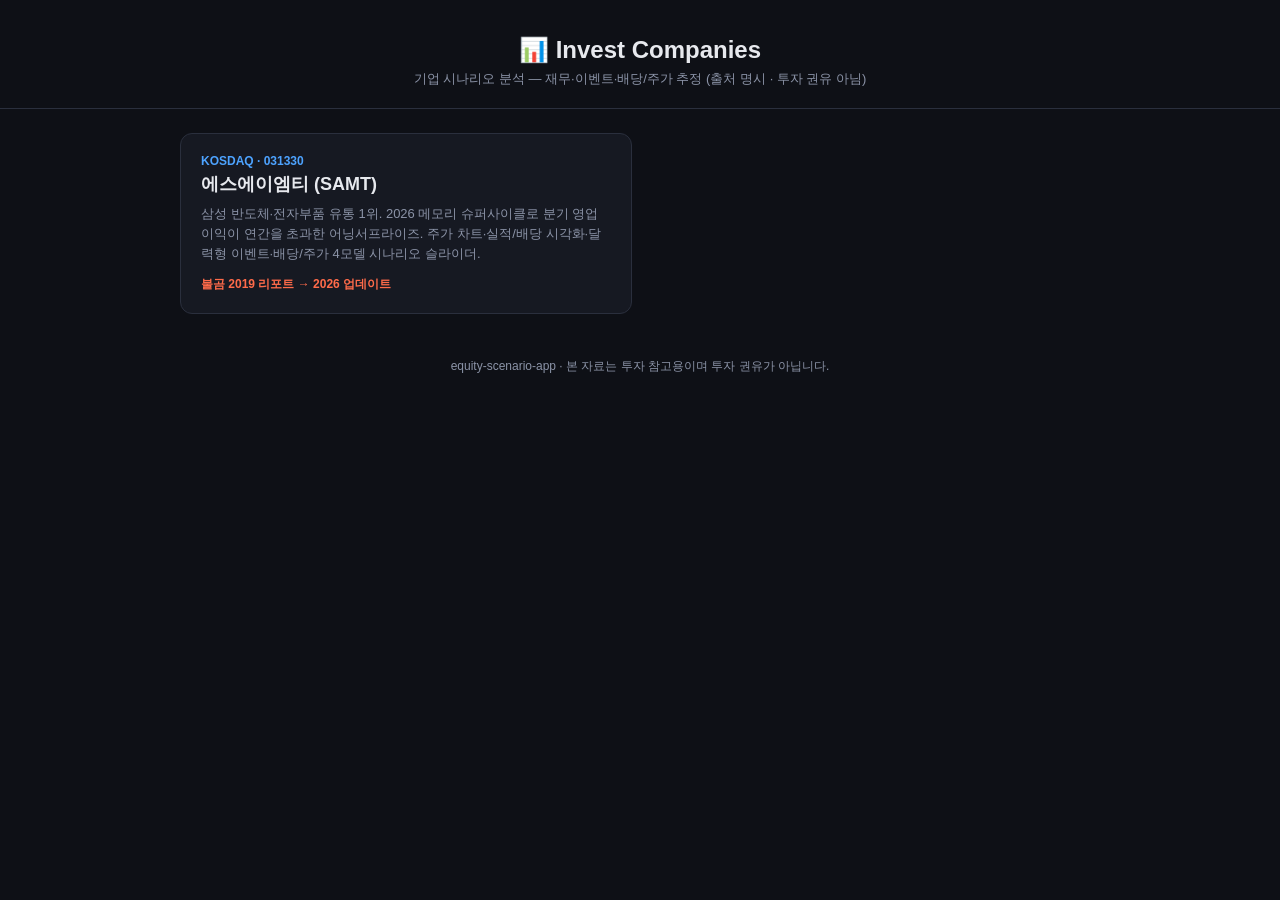
<file: index.html>
<!DOCTYPE html>
<html lang="ko">
<head>
  <meta charset="UTF-8">
  <meta name="viewport" content="width=device-width, initial-scale=1.0">
  <title>Invest Companies — 기업 시나리오 분석</title>
  <style>
    *{margin:0;padding:0;box-sizing:border-box}
    body{font-family:-apple-system,BlinkMacSystemFont,'Segoe UI','Malgun Gothic',sans-serif;background:#0e1016;color:#e7e9ee}
    header{padding:36px 20px 20px;text-align:center;border-bottom:1px solid #2a2f3d}
    header h1{font-size:24px} header p{color:#8b93a7;font-size:13px;margin-top:6px}
    .grid{display:grid;grid-template-columns:repeat(auto-fill,minmax(300px,1fr));gap:16px;max-width:960px;margin:24px auto;padding:0 20px}
    .card{background:#161922;border:1px solid #2a2f3d;border-radius:12px;padding:20px;text-decoration:none;color:inherit;transition:transform .15s,border-color .15s;display:block}
    .card:hover{transform:translateY(-2px);border-color:#4da3ff}
    .tk{font-size:12px;color:#4da3ff;font-weight:700}
    .nm{font-size:18px;font-weight:700;margin:4px 0 8px}
    .ds{font-size:13px;color:#8b93a7;line-height:1.55}
    .meta{margin-top:12px;font-size:12px;color:#ff6b4a;font-weight:600}
    footer{text-align:center;color:#8b93a7;font-size:12px;padding:20px}
  </style>
</head>
<body>
  <header>
    <h1>📊 Invest Companies</h1>
    <p>기업 시나리오 분석 — 재무·이벤트·배당/주가 추정 (출처 명시 · 투자 권유 아님)</p>
  </header>
  <div class="grid">
    <a class="card" href="samt/">
      <div class="tk">KOSDAQ · 031330</div>
      <div class="nm">에스에이엠티 (SAMT)</div>
      <div class="ds">삼성 반도체·전자부품 유통 1위. 2026 메모리 슈퍼사이클로 분기 영업이익이 연간을 초과한 어닝서프라이즈. 주가 차트·실적/배당 시각화·달력형 이벤트·배당/주가 4모델 시나리오 슬라이더.</div>
      <div class="meta">불곰 2019 리포트 → 2026 업데이트</div>
    </a>
  </div>
  <footer>equity-scenario-app · 본 자료는 투자 참고용이며 투자 권유가 아닙니다.</footer>
</body>
</html>
</file>
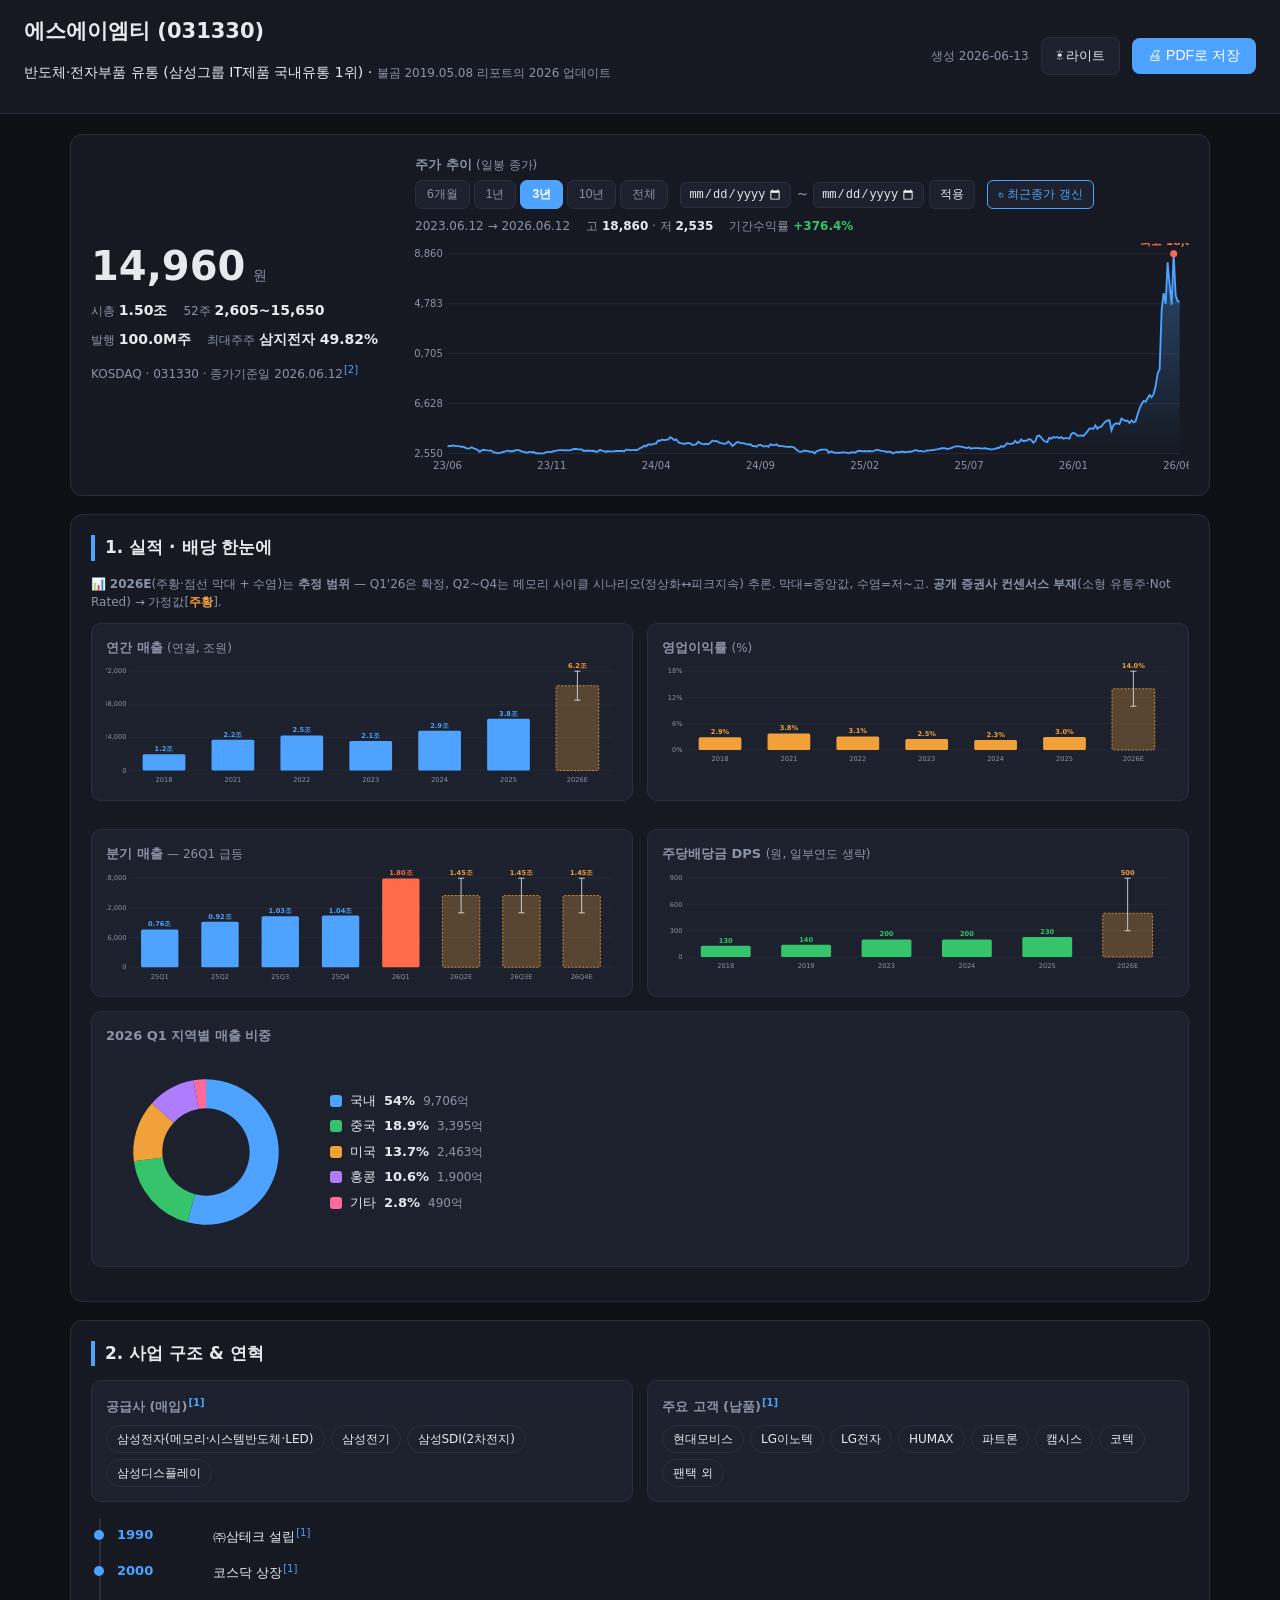
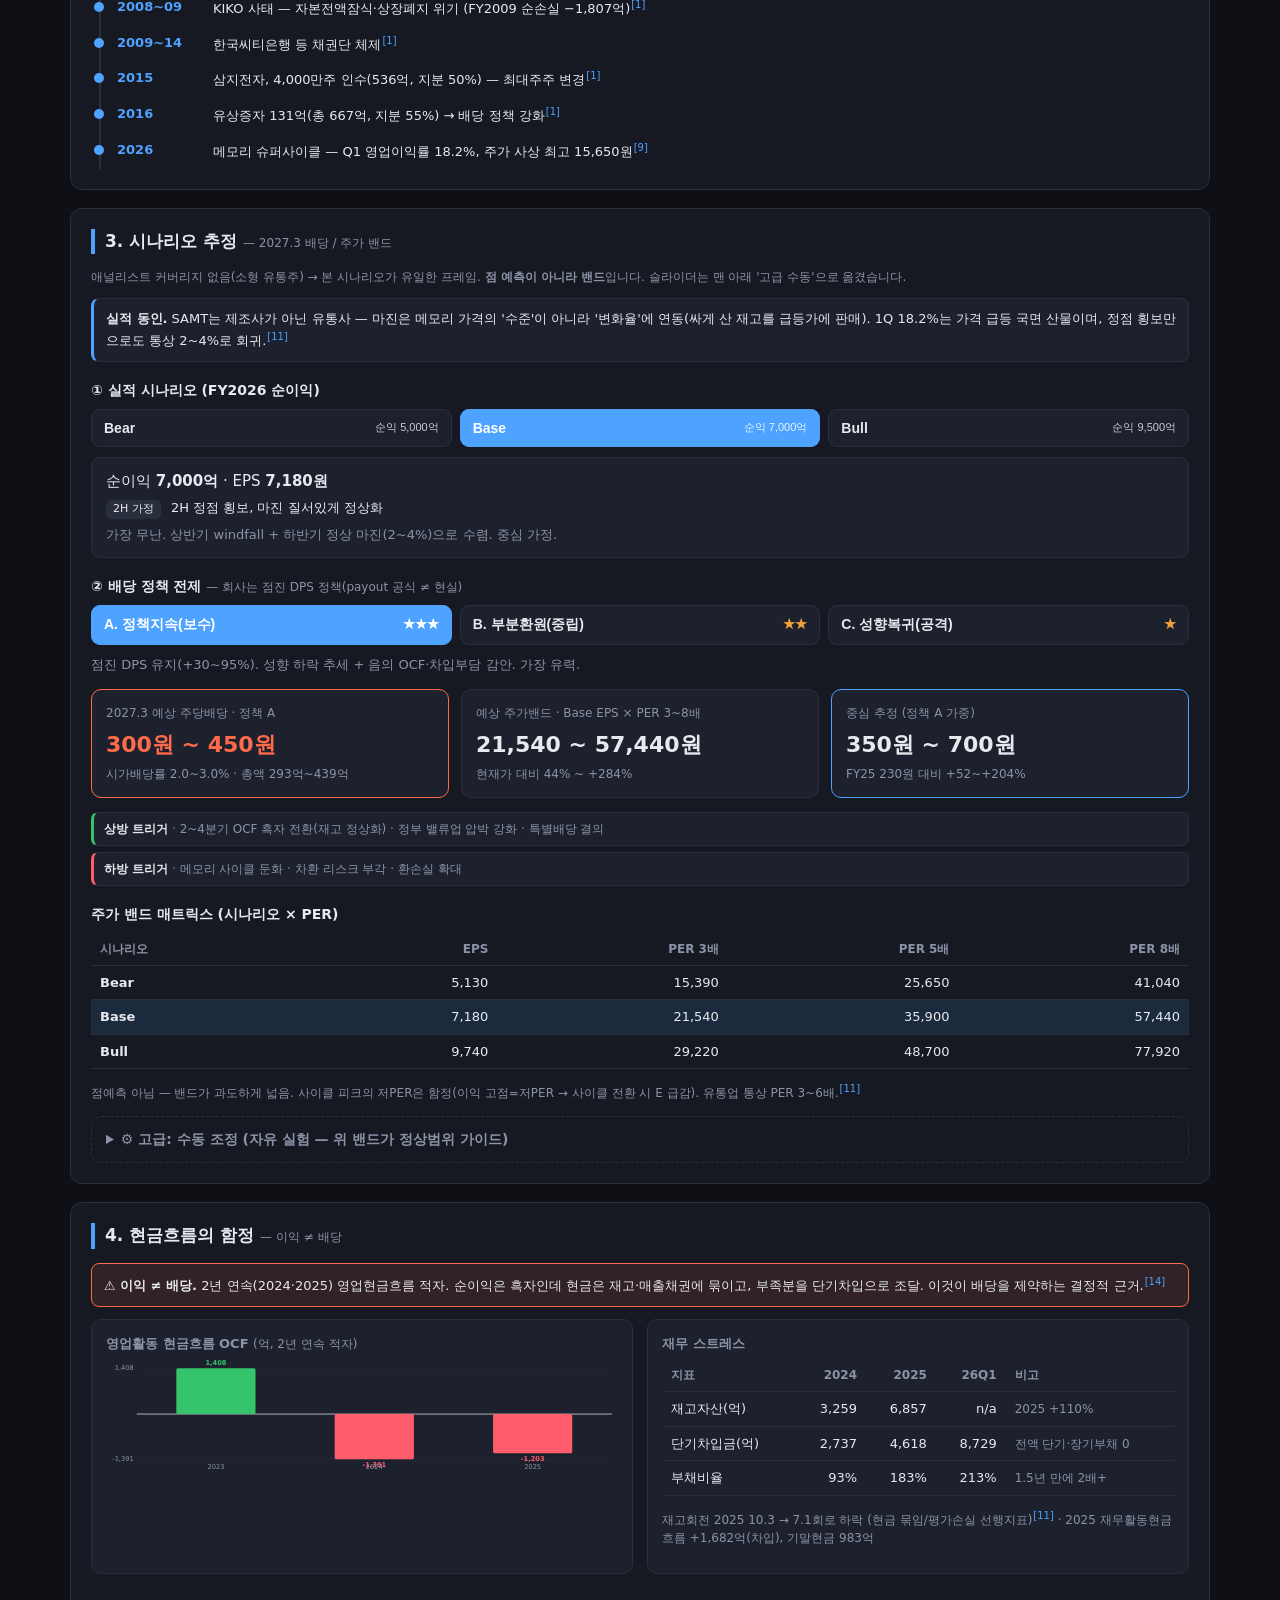
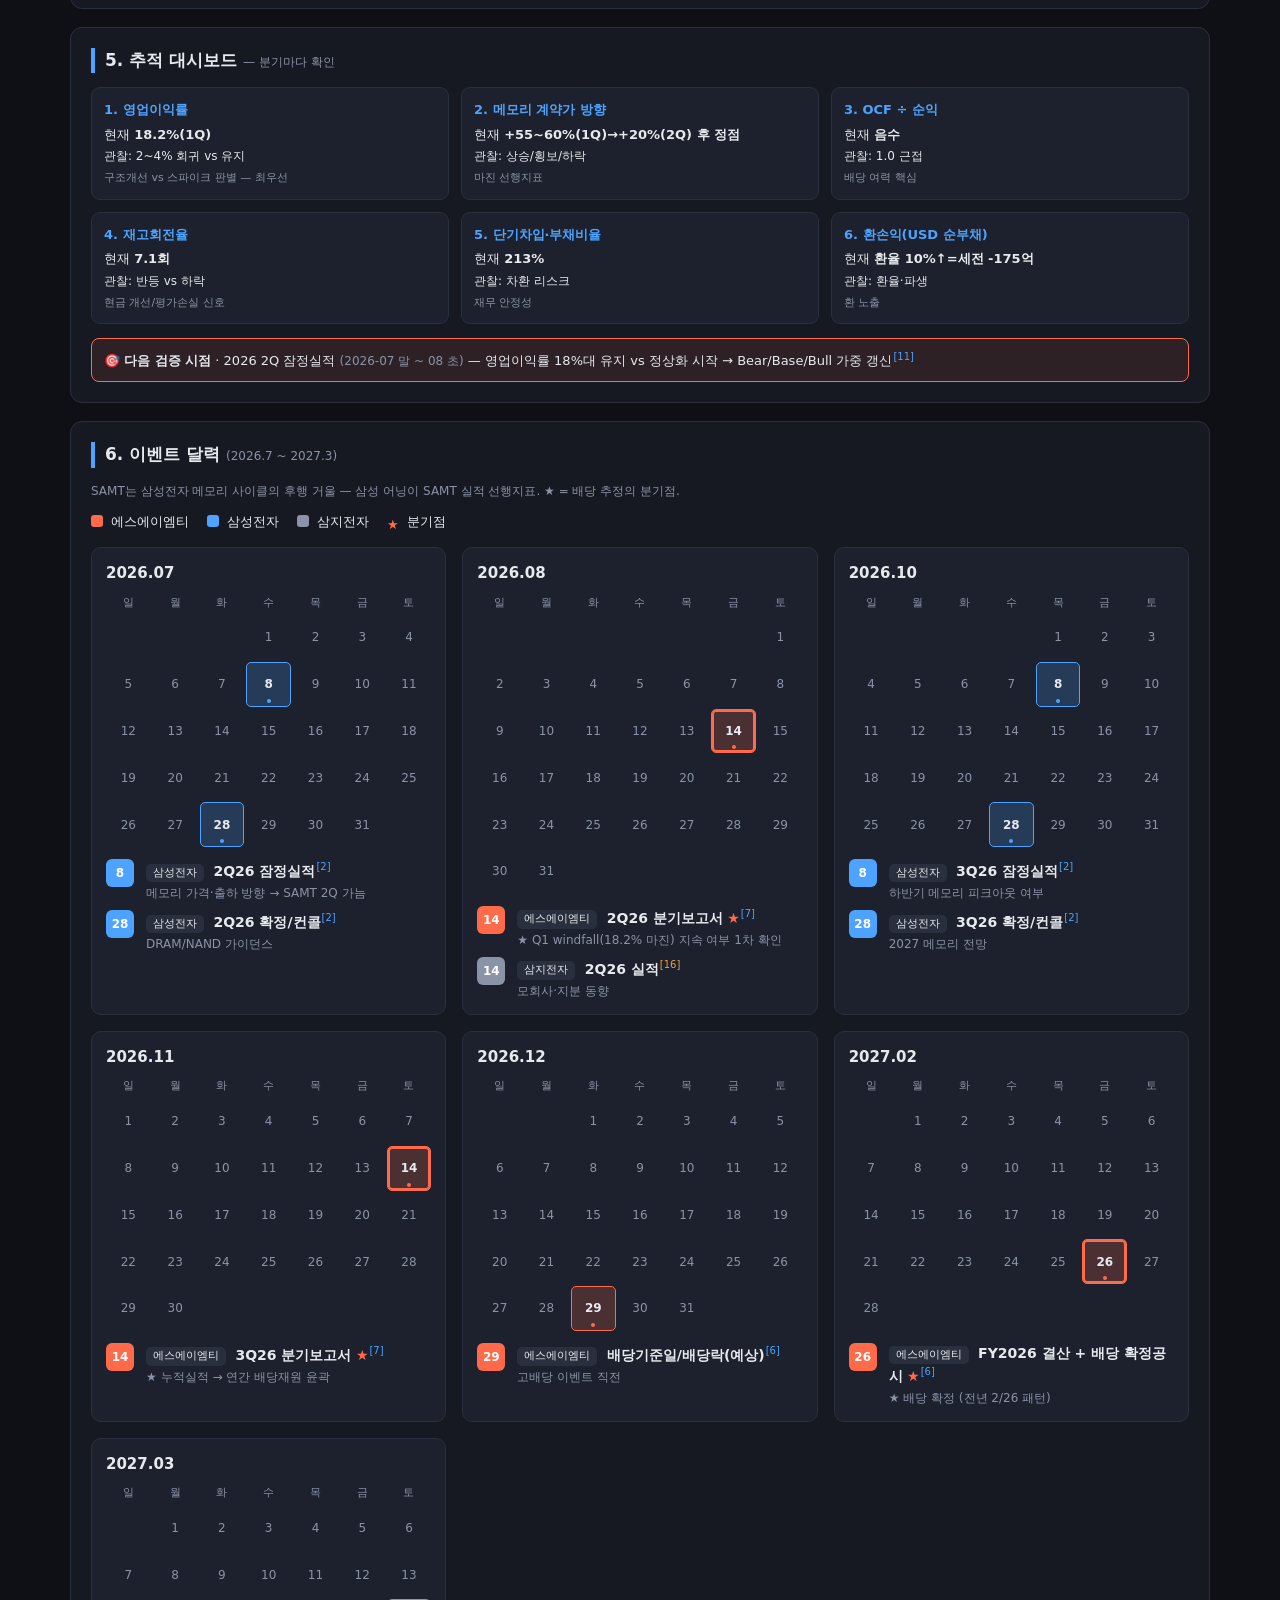
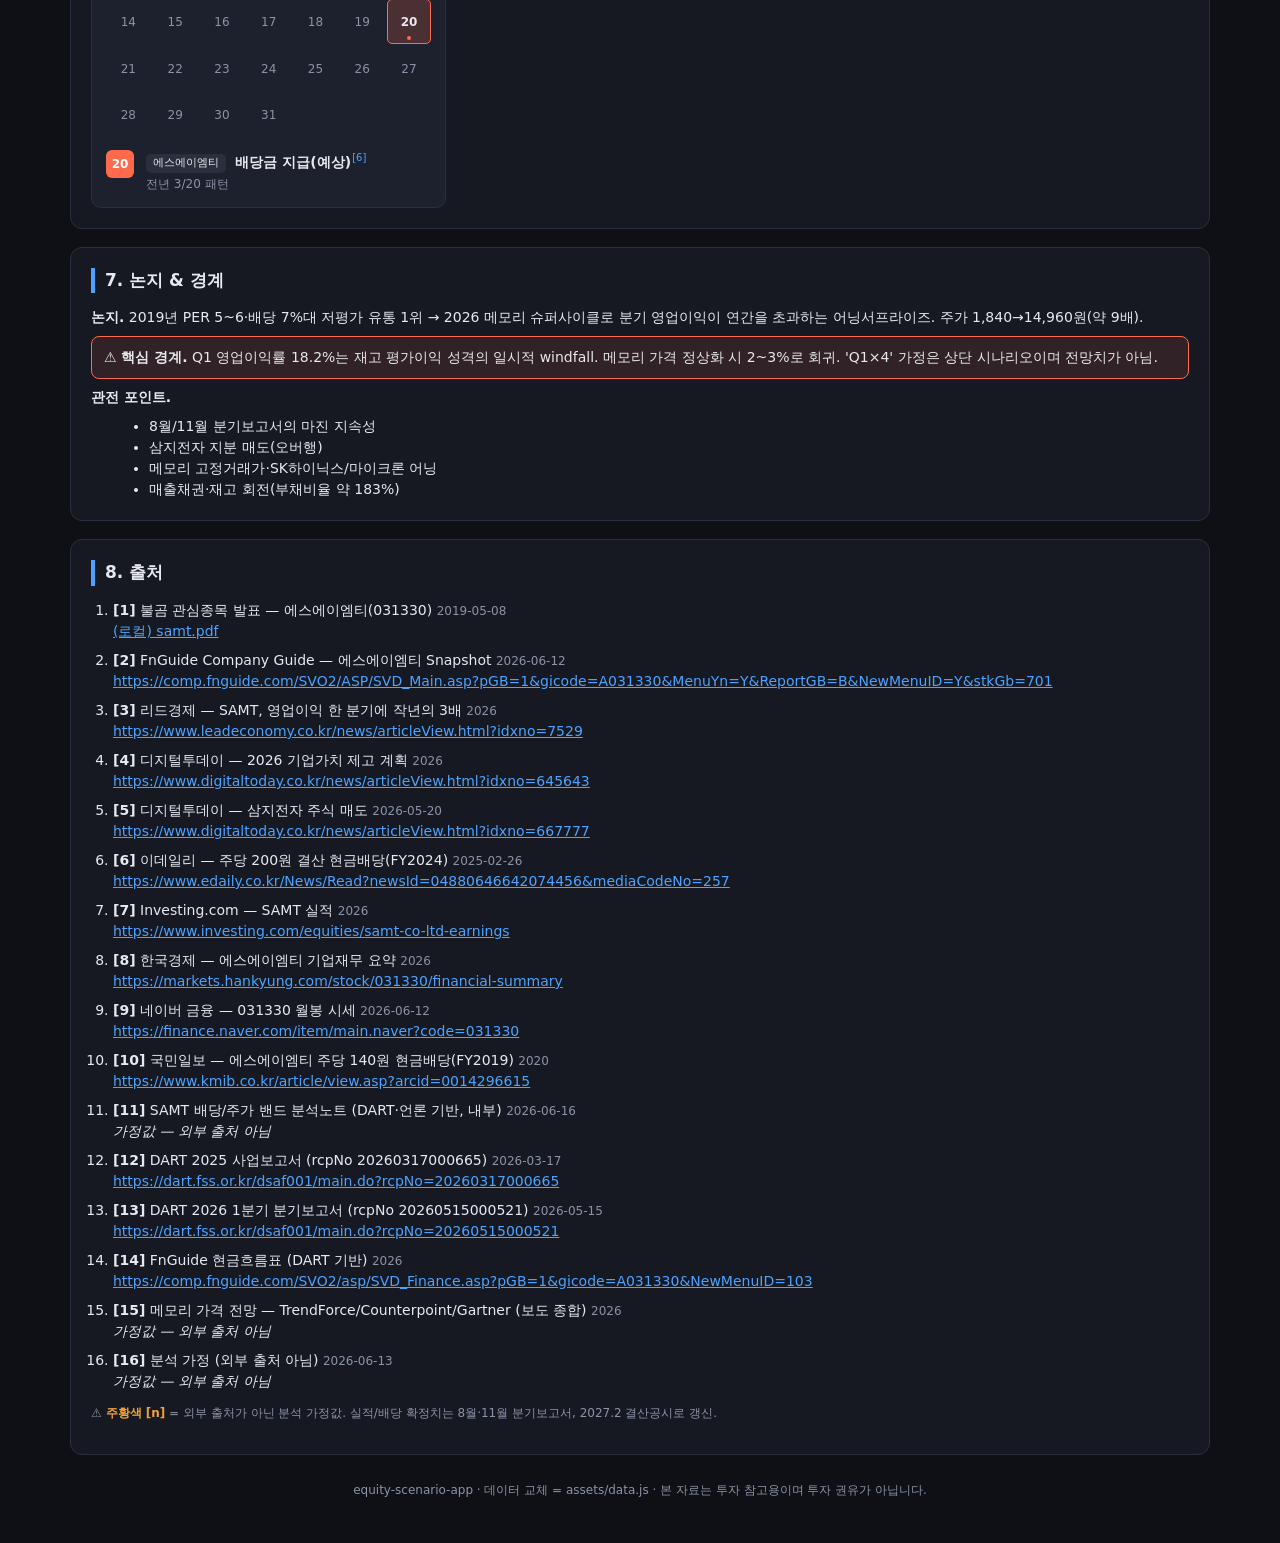
<file: samt/index.html>
<!DOCTYPE html>
<html lang="ko">
<head>
  <meta charset="UTF-8">
  <meta name="viewport" content="width=device-width, initial-scale=1.0">
  <title>에스에이엠티(031330) 시나리오 분석</title>
  <link rel="stylesheet" href="assets/style.css?v=6">
</head>
<body>
  <header class="top">
    <div class="brand">
      <h1 id="title">로딩…</h1>
      <p id="subtitle"></p>
    </div>
    <div class="actions">
      <span id="genstamp" class="sub"></span>
      <button id="themeBtn" class="themebtn">☀ 라이트</button>
      <button id="printBtn">🖨 PDF로 저장</button>
    </div>
  </header>

  <main>
    <!-- 히어로 + 주가 차트 -->
    <section class="panel hero-panel">
      <div id="hero" class="hero"></div>
      <div class="chartbox">
        <div class="chart-h">주가 추이 <span class="sub">(일봉 종가)</span></div>
        <div class="pxctl">
          <div class="pxbtns">
            <button data-p="6M">6개월</button><button data-p="1Y">1년</button><button data-p="3Y" class="on">3년</button><button data-p="10Y">10년</button><button data-p="ALL">전체</button>
          </div>
          <div class="pxdate">
            <input type="date" id="pxFrom"><span>~</span><input type="date" id="pxTo"><button id="pxApply">적용</button>
          </div>
          <button id="pxRefresh" class="refbtn">↻ 최근종가 갱신</button>
          <span id="pxStatus" class="sub"></span>
        </div>
        <div id="priceStats" class="pxstats"></div>
        <div id="priceChart"></div>
      </div>
    </section>

    <!-- 실적/배당 시각화 -->
    <section class="panel">
      <h2>1. 실적 · 배당 한눈에</h2>
      <p class="sub estcap">📊 <b>2026E</b>(주황·점선 막대 + 수염)는 <b>추정 범위</b> — Q1'26은 확정, Q2~Q4는 메모리 사이클 시나리오(정상화↔피크지속) 추론. 막대=중앙값, 수염=저~고. <b>공개 증권사 컨센서스 부재</b>(소형 유통주·Not Rated) → 가정값[<span class="assref-legend">주황</span>].</p>
      <div class="grid2">
        <div class="cb"><div class="chart-h">연간 매출 <span class="sub">(연결, 조원)</span></div><div id="revChart"></div></div>
        <div class="cb"><div class="chart-h">영업이익률 <span class="sub">(%)</span></div><div id="opChart"></div></div>
        <div class="cb"><div class="chart-h">분기 매출 <span class="sub">— 26Q1 급등</span></div><div id="qChart"></div></div>
        <div class="cb"><div class="chart-h">주당배당금 DPS <span class="sub">(원, 일부연도 생략)</span></div><div id="dpsChart"></div></div>
      </div>
      <div class="cb"><div class="chart-h">2026 Q1 지역별 매출 비중</div><div id="regionChart"></div></div>
    </section>

    <!-- 기업 개요 -->
    <section class="panel">
      <h2>2. 사업 구조 & 연혁</h2>
      <div id="profile" class="profile"></div>
      <div id="timeline" class="timeline"></div>
    </section>

    <!-- 시나리오 추정 -->
    <section class="panel">
      <h2>3. 시나리오 추정 <span class="sub">— 2027.3 배당 / 주가 밴드</span></h2>
      <p class="sub">애널리스트 커버리지 없음(소형 유통주) → 본 시나리오가 유일한 프레임. <b>점 예측이 아니라 밴드</b>입니다. 슬라이더는 맨 아래 '고급 수동'으로 옮겼습니다.</p>
      <p id="scnDriver" class="driver"></p>

      <h3 class="subh">① 실적 시나리오 (FY2026 순이익)</h3>
      <div id="scnTabs" class="seg"></div>
      <div id="scnDetail" class="scndetail"></div>

      <h3 class="subh">② 배당 정책 전제 <span class="sub">— 회사는 점진 DPS 정책(payout 공식 ≠ 현실)</span></h3>
      <div id="polTabs" class="seg"></div>
      <div id="polDetail"></div>

      <div id="combo" class="combo"></div>
      <div id="scnTriggers" class="triggers"></div>

      <h3 class="subh">주가 밴드 매트릭스 (시나리오 × PER)</h3>
      <div id="priceBandTbl"></div>

      <details class="adv">
        <summary>⚙ 고급: 수동 조정 (자유 실험 — 위 밴드가 정상범위 가이드)</summary>
        <p class="sub">아래 배당값은 <b>단순 payout 공식</b>이라 현실(점진 DPS)보다 과대추정됩니다. 위 정책 밴드를 기준으로 보세요.</p>
        <div class="split">
          <div class="left">
            <div id="presets" class="presets"></div>
            <div id="sliders"></div>
          </div>
          <div class="right">
            <div class="resgrid">
              <div class="rescard"><h3>연간 실적 (환산)</h3><div id="pnl"></div></div>
              <div class="rescard hot"><h3>배당 (단순 payout · 과대주의)</h3><div id="divbox"></div></div>
            </div>
            <div class="rescard wide"><h3>주가 추정 (4개 모델)</h3><div id="targets"></div></div>
          </div>
        </div>
      </details>
    </section>

    <!-- 현금흐름의 함정 -->
    <section class="panel">
      <h2>4. 현금흐름의 함정 <span class="sub">— 이익 ≠ 배당</span></h2>
      <p id="cfNote" class="cfnote"></p>
      <div class="grid2">
        <div class="cb"><div class="chart-h">영업활동 현금흐름 OCF <span class="sub">(억, 2년 연속 적자)</span></div><div id="cfChart"></div></div>
        <div class="cb"><div class="chart-h">재무 스트레스</div><div id="balStress"></div></div>
      </div>
    </section>

    <!-- 추적 대시보드 -->
    <section class="panel">
      <h2>5. 추적 대시보드 <span class="sub">— 분기마다 확인</span></h2>
      <div id="trackGrid" class="trackgrid"></div>
      <div id="nextCat" class="nextcat"></div>
    </section>

    <!-- 이벤트 달력 -->
    <section class="panel">
      <h2>6. 이벤트 달력 <span class="sub">(2026.7 ~ 2027.3)</span></h2>
      <p class="sub">SAMT는 삼성전자 메모리 사이클의 후행 거울 — 삼성 어닝이 SAMT 실적 선행지표. ★ = 배당 추정의 분기점.</p>
      <div id="calLegend" class="callegend"></div>
      <div id="calendar" class="calwrap"></div>
    </section>

    <!-- 논지 -->
    <section class="panel">
      <h2>7. 논지 & 경계</h2>
      <div id="narrative" class="narrative"></div>
    </section>

    <!-- 출처 -->
    <section class="panel">
      <h2>8. 출처</h2>
      <ol id="sources" class="sources"></ol>
      <p class="sub">⚠️ <span class="assref-legend">주황색 [n]</span> = 외부 출처가 아닌 분석 가정값. 실적/배당 확정치는 8월·11월 분기보고서, 2027.2 결산공시로 갱신.</p>
    </section>

    <footer class="ftr sub">equity-scenario-app · 데이터 교체 = assets/data.js · 본 자료는 투자 참고용이며 투자 권유가 아닙니다.</footer>
  </main>

  <script src="assets/price.js?v=6"></script>
  <script src="assets/data.js?v=6"></script>
  <script src="assets/engine.js?v=6"></script>
</body>
</html>
</file>
<file: samt/assets/style.css>
:root{
  --bg:#0e1016; --panel:#161922; --card:#1d212d; --line:#2a2f3d;
  --tx:#e7e9ee; --sub:#8b93a7; --acc:#4da3ff; --hot:#ff6b4a; --up:#35c46b; --down:#ff5d6c; --assume:#f0a13a;
}
:root.light{
  --bg:#eef1f5; --panel:#ffffff; --card:#f6f7f9; --line:#e2e6ec;
  --tx:#1a1d24; --sub:#5b6472; --acc:#2563eb; --hot:#e2533a; --up:#16a34a; --down:#dc2626; --assume:#c2790f;
}
*{box-sizing:border-box}
body{margin:0;background:var(--bg);color:var(--tx);font-family:"Segoe UI","Malgun Gothic",system-ui,sans-serif;font-size:14px;line-height:1.5}
h1{font-size:21px;margin:0} h2{font-size:17px;margin:0 0 14px;border-left:4px solid var(--acc);padding-left:10px}
h3{font-size:13px;margin:0 0 8px;color:var(--sub);font-weight:600}
h4{font-size:13px;margin:0 0 8px;color:var(--acc)}
.sub{color:var(--sub);font-size:12px;font-weight:400}
a{color:var(--acc);word-break:break-all}

.top{display:flex;justify-content:space-between;align-items:center;gap:16px;padding:16px 24px;background:var(--panel);border-bottom:1px solid var(--line);position:sticky;top:0;z-index:5}
.actions{display:flex;align-items:center;gap:12px;white-space:nowrap}
#printBtn{background:var(--acc);color:#fff;border:0;border-radius:8px;padding:9px 16px;font-size:14px;cursor:pointer}
#printBtn:hover{filter:brightness(1.1)}
.themebtn{background:var(--card);color:var(--tx);border:1px solid var(--line);border-radius:8px;padding:9px 14px;font-size:13px;cursor:pointer}
.themebtn:hover{border-color:var(--acc);color:var(--acc)}

main{max-width:1180px;margin:0 auto;padding:20px}
.panel{background:var(--panel);border:1px solid var(--line);border-radius:12px;padding:20px;margin-bottom:18px}

/* hero */
.hero-panel{display:grid;grid-template-columns:300px 1fr;gap:24px;align-items:center}
@media(max-width:820px){.hero-panel{grid-template-columns:1fr}}
.price{display:flex;align-items:baseline;gap:8px;flex-wrap:wrap}
.price b{font-size:40px;font-variant-numeric:tabular-nums;line-height:1}
.price .unit{color:var(--sub)}
.chg{font-size:14px;font-weight:700}.chg.up{color:var(--up)}.chg.down{color:var(--down)}
.herostats{display:flex;flex-wrap:wrap;gap:8px 16px;margin-top:14px}
.herostats span{font-size:12px;color:var(--sub)}.herostats b{color:var(--tx);font-size:14px}
.herostamp{margin-top:12px}
.chartbox{min-width:0}
.chart-h{font-size:13px;color:var(--sub);margin-bottom:6px;font-weight:600}
.pxctl{display:flex;flex-wrap:wrap;align-items:center;gap:8px 12px;margin-bottom:8px}
.pxbtns{display:flex;gap:4px}
.pxbtns button{background:var(--card);border:1px solid var(--line);color:var(--sub);border-radius:7px;padding:5px 11px;font-size:12px;cursor:pointer}
.pxbtns button:hover{border-color:var(--acc);color:var(--tx)}
.pxbtns button.on{background:var(--acc);border-color:var(--acc);color:#fff;font-weight:600}
.pxdate{display:flex;align-items:center;gap:5px}
.pxdate input[type=date]{background:var(--card);border:1px solid var(--line);color:var(--tx);border-radius:6px;padding:4px 7px;font-size:12px;color-scheme:dark}
.pxdate span{color:var(--sub)}
#pxApply,.refbtn{background:var(--card);border:1px solid var(--line);color:var(--tx);border-radius:6px;padding:5px 10px;font-size:12px;cursor:pointer}
.refbtn{border-color:var(--acc);color:var(--acc)}
.refbtn:hover{background:var(--acc);color:#fff}
.pxstats{display:flex;flex-wrap:wrap;gap:6px 16px;font-size:12px;color:var(--sub);margin-bottom:8px}
.pxstats b{color:var(--tx)}.pxstats .up b{color:var(--up)}.pxstats .down b{color:var(--down)}

/* charts */
.chart{width:100%;height:auto;display:block}
.chart .grid{stroke:var(--line);stroke-width:1}
.chart .yl,.chart .xl{fill:var(--sub);font-size:13px;font-family:inherit}
.chart .bl{font-size:13px;font-weight:700}
.chart .wk{stroke:var(--tx);stroke-width:1.6}
.chart .mklab{font-size:14px;font-weight:700}
.cb{background:var(--card);border:1px solid var(--line);border-radius:10px;padding:14px;margin-bottom:14px}
.grid2{display:grid;grid-template-columns:1fr 1fr;gap:14px}
@media(max-width:760px){.grid2{grid-template-columns:1fr}}
.donutwrap{display:flex;align-items:center;gap:24px;flex-wrap:wrap}
.donut{width:200px;height:200px}
.legend{display:flex;flex-direction:column;gap:6px}
.legend .lg,.callegend .lg{display:flex;align-items:center;gap:8px;font-size:13px}
.sw{width:12px;height:12px;border-radius:3px;display:inline-block}
.sw.star{background:transparent;color:var(--hot)}

/* profile */
.profile{display:grid;grid-template-columns:1fr 1fr;gap:14px;margin-bottom:16px}
@media(max-width:760px){.profile{grid-template-columns:1fr}}
.pcard{background:var(--card);border:1px solid var(--line);border-radius:10px;padding:14px}
.chips{display:flex;flex-wrap:wrap;gap:6px}
.chip{background:var(--card);border:1px solid var(--line);border-radius:14px;padding:4px 10px;font-size:12px}
.timeline{display:flex;flex-direction:column;gap:0;border-left:2px solid var(--line);margin-left:8px;padding-left:0}
.tl{display:grid;grid-template-columns:84px 1fr;gap:12px;padding:7px 0 7px 16px;position:relative}
.tl::before{content:"";position:absolute;left:-7px;top:12px;width:10px;height:10px;border-radius:50%;background:var(--acc)}
.tly{color:var(--acc);font-weight:700;font-size:13px}
.tlt{font-size:13px}

/* split / sliders */
.split{display:grid;grid-template-columns:minmax(310px,400px) 1fr;gap:24px}
@media(max-width:880px){.split{grid-template-columns:1fr}}
.presets{display:flex;flex-wrap:wrap;gap:8px;margin-bottom:14px}
.preset{background:var(--card);border:1px solid var(--line);color:var(--tx);border-radius:20px;padding:6px 14px;cursor:pointer;font-size:13px}
.preset.active{background:var(--acc);border-color:var(--acc);color:#fff}
.sgroup{margin-bottom:8px}.srow{margin:10px 0}
.srow label{display:block;font-size:13px;margin-bottom:4px}
.sctl{display:flex;align-items:center;gap:10px}
.sctl input[type=range]{flex:1;accent-color:var(--acc)}
.sctl output{min-width:54px;text-align:right;font-variant-numeric:tabular-nums;font-weight:700;color:var(--acc)}
.marks{display:flex;flex-wrap:wrap;gap:6px;margin-top:4px}
.mark{background:transparent;border:1px dashed var(--line);color:var(--sub);border-radius:6px;padding:2px 8px;font-size:11px;cursor:pointer}
.mark:hover{border-color:var(--acc);color:var(--acc)}

/* results */
.resgrid{display:grid;grid-template-columns:1fr 1fr;gap:14px;margin-bottom:14px}
@media(max-width:620px){.resgrid{grid-template-columns:1fr}}
.rescard{background:var(--card);border:1px solid var(--line);border-radius:10px;padding:14px}
.rescard.hot{border-color:var(--hot)}
.card-row{display:flex;justify-content:space-between;padding:6px 0;border-bottom:1px dashed var(--line)}
.card-row:last-child{border:0}.card-row b{font-variant-numeric:tabular-nums}
.big{display:flex;justify-content:space-between;align-items:baseline;padding:8px 0;border-bottom:1px dashed var(--line)}
.big b{font-size:19px;font-variant-numeric:tabular-nums}.big.hot b{font-size:26px;color:var(--hot)}
.hint{color:var(--sub);font-size:12px;margin-top:8px}
#targets table{width:100%;border-collapse:collapse;font-size:13px}
#targets th,#targets td{padding:8px;border-bottom:1px solid var(--line);text-align:left;vertical-align:middle}
#targets th{color:var(--sub);font-weight:600;font-size:12px}
#targets .num{text-align:right;font-variant-numeric:tabular-nums}
#targets .assume{color:var(--sub);font-size:12px}
#targets .up{color:var(--up)}#targets .down{color:var(--down)}
#targets .bar{width:120px}#targets td.bar{padding-right:0}
#targets .bar .b{display:block;height:12px;background:var(--acc);border-radius:3px;min-width:2px}
#targets .bar .b.cur{background:var(--sub)}
#targets tr.cur td{color:var(--sub)}

/* calendar */
.callegend{display:flex;flex-wrap:wrap;gap:8px 18px;margin:10px 0 16px}
.calwrap{display:grid;grid-template-columns:repeat(auto-fill,minmax(280px,1fr));gap:16px}
.month{background:var(--card);border:1px solid var(--line);border-radius:10px;padding:14px}
.month h4{font-size:15px;color:var(--tx);margin-bottom:10px}
.cal .wd{display:grid;grid-template-columns:repeat(7,1fr);gap:2px;margin-bottom:4px}
.cal .wd span{text-align:center;font-size:11px;color:var(--sub)}
.cal .grid{display:grid;grid-template-columns:repeat(7,1fr);gap:2px}
.cell{aspect-ratio:1;display:flex;align-items:center;justify-content:center;font-size:12px;color:var(--sub);border-radius:5px;position:relative}
.cell.empty{visibility:hidden}
.cell.ev{background:color-mix(in srgb,var(--ec) 20%,transparent);color:var(--tx);font-weight:700;border:1px solid var(--ec)}
.cell.ev.star{box-shadow:0 0 0 2px var(--hot) inset}
.cell .dot{position:absolute;bottom:3px;width:4px;height:4px;border-radius:50%;background:var(--ec)}
.elists{margin-top:12px;display:flex;flex-direction:column;gap:8px}
.elist{display:grid;grid-template-columns:30px 1fr;gap:10px;align-items:start}
.elist .d{width:28px;height:28px;border-radius:6px;display:flex;align-items:center;justify-content:center;color:#fff;font-weight:700;font-size:12px}
.tag{display:inline-block;background:var(--line);border-radius:5px;padding:1px 7px;font-size:11px;margin-right:5px}
.st{color:var(--hot)}
.evr{color:var(--sub);font-size:12px;margin-top:2px}

/* narrative / sources */
.narrative p{margin:8px 0}.narrative ul{margin:6px 0 0 18px}
.narrative .warn{background:color-mix(in srgb,var(--hot) 11%,var(--panel));border:1px solid var(--hot);border-radius:8px;padding:10px 12px}
.sources{margin:0;padding-left:22px}.sources li{margin:8px 0}
.assref-legend{color:var(--assume);font-weight:700}
sup.fn{color:var(--acc);font-size:10px;cursor:help;margin-left:1px}
sup.fn.assref{color:var(--assume)}
.ftr{text-align:center;padding:8px 0 24px}

/* scenario section */
.subh{font-size:14px;margin:18px 0 8px;color:var(--tx);font-weight:700}
.driver{background:var(--card);border:1px solid var(--line);border-left:3px solid var(--acc);border-radius:8px;padding:10px 12px;margin:10px 0;font-size:13px}
.seg{display:flex;flex-wrap:wrap;gap:8px;margin-bottom:10px}
.segbtn{flex:1;min-width:140px;background:var(--card);border:1px solid var(--line);color:var(--tx);border-radius:9px;padding:10px 12px;cursor:pointer;font-size:14px;font-weight:700;text-align:left;display:flex;justify-content:space-between;align-items:center;gap:8px}
.segbtn:hover{border-color:var(--acc)}
.segbtn.on{background:var(--acc);border-color:var(--acc);color:#fff}
.segbtn .seglab{font-size:11px;font-weight:400;opacity:.85}
.segbtn .stars{color:#f0a13a;font-size:12px}
.segbtn.on .stars{color:#fff}
.scndetail{background:var(--card);border:1px solid var(--line);border-radius:9px;padding:12px 14px;margin-bottom:8px}
.scndetail .sdtop{font-size:15px;margin-bottom:6px}
.sdh2{font-size:13px;margin:4px 0}.sdh2 .lbl{display:inline-block;background:var(--line);border-radius:5px;padding:1px 7px;font-size:11px;margin-right:6px}
.why{font-size:13px;color:var(--sub);margin:6px 0 0;line-height:1.55}
.combo{display:grid;grid-template-columns:repeat(3,1fr);gap:12px;margin:14px 0}
@media(max-width:760px){.combo{grid-template-columns:1fr}}
.cobox{background:var(--card);border:1px solid var(--line);border-radius:10px;padding:14px}
.cobox.hot{border-color:var(--hot)}.cobox.cen{border-color:var(--acc)}
.cobox .colab{font-size:12px;color:var(--sub);margin-bottom:6px}
.cobox .coval{font-size:22px;font-weight:800;font-variant-numeric:tabular-nums}
.cobox.hot .coval{color:var(--hot)}
.cobox .cosub{font-size:12px;color:var(--sub);margin-top:4px}
.triggers{display:flex;flex-direction:column;gap:6px;margin-bottom:10px}
.trig{font-size:12px;color:var(--sub);background:var(--card);border:1px solid var(--line);border-radius:7px;padding:7px 10px}
.trig.up{border-left:3px solid var(--up)}.trig.down{border-left:3px solid var(--down)}
.trig b{color:var(--tx)}
.pbtbl,.bstbl{width:100%;border-collapse:collapse;font-size:13px}
.pbtbl th,.pbtbl td,.bstbl th,.bstbl td{padding:7px 9px;border-bottom:1px solid var(--line);text-align:left}
.pbtbl th,.bstbl th{color:var(--sub);font-size:12px}
.pbtbl .num,.bstbl .num{text-align:right;font-variant-numeric:tabular-nums}
.pbtbl tr.act{background:color-mix(in srgb,var(--acc) 12%,transparent)}
.adv{margin-top:14px;border:1px dashed var(--line);border-radius:10px;padding:0 14px}
.adv>summary{cursor:pointer;padding:12px 0;font-weight:600;color:var(--sub)}
.adv>summary:hover{color:var(--acc)}
.adv[open]{padding-bottom:14px}
.chart .zero{stroke:var(--tx);stroke-width:1.4}
.cfnote{background:color-mix(in srgb,var(--hot) 11%,var(--panel));border:1px solid var(--hot);border-radius:8px;padding:10px 12px;font-size:13px;margin-bottom:12px}
.trackgrid{display:grid;grid-template-columns:repeat(auto-fill,minmax(280px,1fr));gap:12px}
.tcard{background:var(--card);border:1px solid var(--line);border-radius:9px;padding:12px}
.tcard .tkn{font-weight:700;font-size:13px;color:var(--acc);margin-bottom:5px}
.tcard .tnow{font-size:13px}.tcard .twatch{font-size:12px;margin-top:3px}
.tcard .trole{margin-top:5px;font-size:11px}
.nextcat{margin-top:14px;background:color-mix(in srgb,var(--hot) 10%,var(--panel));border:1px solid var(--hot);border-radius:8px;padding:10px 12px;font-size:13px}

/* PRINT */
@media print{
  :root{--bg:#fff;--panel:#fff;--card:#fff;--line:#bbb;--tx:#111;--sub:#555}
  body{font-size:11px}
  .top{position:static;border-bottom:1px solid #000}
  #printBtn,.presets,.marks,.pxctl{display:none!important}
  .sctl input[type=range]{display:none}.sctl output{color:#000}.srow label{margin-bottom:0}
  .panel{border:1px solid #999;break-inside:avoid;page-break-inside:avoid;margin-bottom:10px}
  .grid2,.profile{grid-template-columns:1fr 1fr}.split{grid-template-columns:1fr 1fr}
  .calwrap{grid-template-columns:repeat(3,1fr)}
  .cell.ev,.chart rect,.chart path,.cell .dot,.elist .d,.sw{-webkit-print-color-adjust:exact;print-color-adjust:exact}
  .chart .wk{stroke:#000}
  .narrative .warn{background:#f3f3f3;border-color:#000}
  a{color:#000;text-decoration:underline}
  sup.fn,sup.fn.assref{color:#000}
}
</file>
